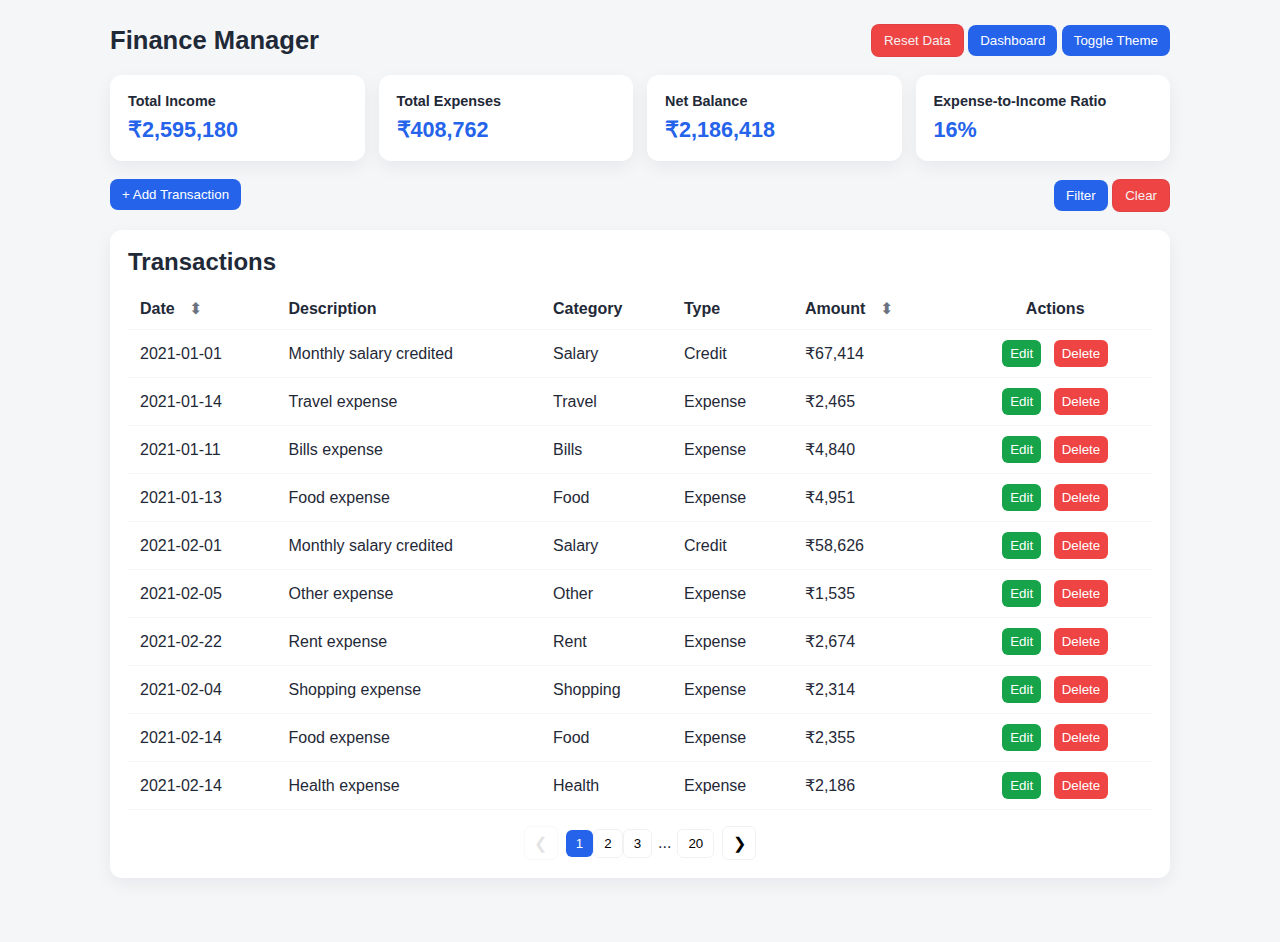
<file: index.html>
<!DOCTYPE html>
<html lang="en">

<head>
    <meta charset="UTF-8" />
    <meta name="viewport" content="width=device-width, initial-scale=1.0" />
    <title>Finance Manager</title>
    <link rel="stylesheet" href="styles.css" />
</head>

<body>
    <div class="container">
        <header>
            <div class="left">
                <h1>Finance Manager</h1>
                
            </div>
            <div class="right">
                <button id="reset-data" class="btn reset">Reset Data</button>
                <button id="view-dashboard" class="btn primary">Dashboard</button>
                <button id="theme-toggle" class="btn primary">Toggle Theme</button>
            </div>
        </header>

        <!-- Summary -->
        <section class="summary">
            <div class="card">
                <p class="label">Total Income</p>
                <h2 id="total-income">₹0</h2>
            </div>
            <div class="card">
                <p class="label">Total Expenses</p>
                <h2 id="total-expense">₹0</h2>
            </div>
            <div class="card">
                <p class="label">Net Balance</p>
                <h2 id="income-left">₹0</h2>
            </div>
            <div class="card">
                <p class="label">Expense-to-Income Ratio</p>
                <h2 id="expense-ratio">0%</h2>
            </div>
        </section>

        <!-- Controls -->
        <section class="controls">
            <div class="transaction-control">
                <button id="add-transaction" class="btn primary">+ Add Transaction</button>
            </div>

            <div class="right ">
                <button id="open-filter" class="btn primary edit">Filter</button>
                <button type="button" id="clear-filter" class="btn reset delete">Clear</button>
            </div>

        </section>

        <!-- Transactions Table -->
        <section class="table-section">
            <h2>Transactions</h2>
            <div class="table-wrap">
                <table>
                    <thead>
                        <tr>
                            <th>Date <button id="sort-date" class="sort-btn">⬍</button></th>
                            <th>Description</th>
                            <th>Category</th>
                            <th>Type</th>
                            <th>Amount <button id="sort-amount" class="sort-btn">⬍</button></th>
                            <th class="center">Actions</th>
                        </tr>
                    </thead>
                    <tbody id="transaction-body"></tbody>
                </table>

            </div>

            <!-- Pagination Controls -->
            <div id="pagination" class="pagination">
                <button id="prev-page" class="btn page-arrow" title="Previous Page">❮</button>
                <span id="page-numbers"></span>
                <button id="next-page" class="btn page-arrow" title="Next Page">❯</button>
            </div>

            <p id="no-data">No transactions yet. Add one!</p>
        </section>
    </div>

    <!-- Modal -->
    <div id="modal" class="modal" aria-hidden="true">
        <div class="modal-content" role="dialog" aria-modal="true">
            <h3 id="modal-title">Add Transaction</h3>
            <form id="transaction-form">
                <label for="t-date">Date</label>
                <input id="t-date" type="date" required />
            
                <label for="t-type">Type</label>
                <select id="t-type">
                    <option value="expense">Expense</option>
                    <option value="income">Credit</option>
                </select>
            
                <label for="t-category-select">Category</label>
                <select id="t-category-select">
                    <option value="Salary">Salary</option>
                    <option value="Food">Food</option>
                    <option value="Shopping">Shopping</option>
                    <option value="Bills">Bills</option>
                    <option value="Entertainment">Entertainment</option>
                    <option value="Travel">Travel</option>
                    <option value="Other">Other</option>
                </select>
            
                <input id="t-category-other" type="text" placeholder="Enter custom category"
                    style="display:none; margin-top:8px;" />
            
                <label for="t-desc">Description</label>
                <input id="t-desc" type="text" placeholder="Optional description" />
            
                <label for="t-amount">Amount</label>
                <input id="t-amount" type="number" min="0" step="0.01" required placeholder="type"/>
            
                <div class="modal-actions">
                    <button type="button" id="cancel-modal" class="btn reset">Cancel</button>
                    <button type="submit" class="btn primary">Save</button>
                </div>
            </form>
        </div>
    </div>

    <!-- Filter Modal -->
    <div id="filter-modal" class="modal" aria-hidden="true">
        <div class="modal-content" role="dialog" aria-modal="true">
            <h3>Filter Transactions</h3>
            <form id="filter-form">
                <label for="filter-start">From Date</label>
                <input id="filter-start" type="date">
    
                <label for="filter-end">To Date</label>
                <input id="filter-end" type="date">
    
                <label for="filter-category">Category</label>
                <select id="filter-category">
                    <option value="">All Categories</option>
                    <option value="Salary">Salary</option>
                    <option value="Food">Food</option>
                    <option value="Shopping">Shopping</option>
                    <option value="Bills">Bills</option>
                    <option value="Entertainment">Entertainment</option>
                    <option value="Travel">Travel</option>
                    <option value="Other">Other</option>
                </select>
    
                <div class="modal-actions">
                    <button type="button" id="cancel-filter" class="btn reset">Cancel</button>
                    <button type="submit" class="btn primary">Apply</button>
                </div>
            </form>
        </div>
    </div>



    <script src="app.js"></script>
</body>

</html>
</file>
<file: styles.css>
:root {
  --bg: #f5f6f8;
  --card: #ffffff;
  --text: #1f2937;
  --muted: #6b7280;
  --primary: #2563eb;
  --accent: #0ea5e9;
  --shadow: 0 6px 18px rgba(16, 24, 40, 0.06);
}

body.dark {
  --bg: #0b1220;
  --card: #0f1724;
  --text: #e6eef8;
  --muted: #9aa6b2;
  --primary: #3b82f6;
  --accent: #60a5fa;
  --shadow: 0 6px 18px rgba(2, 6, 23, 0.6);
}

* {
  box-sizing: border-box
}

body {
  margin: 0;
  font-family: Inter, "Segoe UI", Roboto, Arial, sans-serif;
  background: var(--bg);
  color: var(--text);
  -webkit-font-smoothing: antialiased;
  -moz-osx-font-smoothing: grayscale;
  transition: background 0.25s, color 0.25s;
}

.container {
  max-width: 1100px;
  margin: 24px auto;
  padding: 0 20px 40px;
}

/* header */
header {
  display: flex;
  justify-content: space-between;
  align-items: center;
  margin-bottom: 18px;
}

header .left {
  display: flex;
  align-items: center;
  gap: 12px
}

h1 {
  font-size: 1.6rem;
  margin: 0
}

.btn {
  padding: 8px 12px;
  border-radius: 8px;
  border: 1px solid rgba(16, 24, 40, 0.06);
  background: transparent;
  cursor: pointer;
  transition: transform .12s ease, box-shadow .12s ease, opacity .12s;
}

.btn:hover {
  transform: translateY(-2px);
  opacity: .95
}

.btn.primary {
  background: var(--primary);
  color: white;
  border: none;
}

.btn.reset {
  background: #ef4444;
  color: rgb(243, 241, 241);
}

/* summary cards */
.summary {
  display: grid;
  grid-template-columns: repeat(auto-fit, minmax(220px, 1fr));
  gap: 14px;
  margin-bottom: 18px;
}

.card {
  background: var(--card);
  border-radius: 12px;
  padding: 18px;
  box-shadow: var(--shadow);
}

.card .label {
  font-size: .9rem;
  color: var(--text);
  /* was var(--muted) */
  margin: 0;
  font-weight: 600;
  /* optional: makes it slightly bolder like a heading */
}

.card h2 {
  margin: 8px 0 0 0;
  font-size: 1.35rem;
  color: var(--primary)
}

/* controls */
.controls {
  display: flex;
  justify-content: space-between;
  gap: 12px;
  margin-bottom: 18px;
  flex-wrap: wrap;
}

.filter {
  display: flex;
  gap: 8px;
  align-items: center;
}

.filter input,
.filter button {
  padding: 8px 10px;
  border-radius: 8px;
  border: 1px solid #e6e9ee;
  background: transparent;
}

/* table */
.table-section {
  background: var(--card);
  border-radius: 12px;
  padding: 18px;
  box-shadow: var(--shadow);
}

.table-section h2 {
  margin: 0 0 12px 0
}

.table-wrap {
  overflow: auto
}

table {
  width: 100%;
  border-collapse: collapse
}

th,
td {
  padding: 10px 12px;
  text-align: left;
  border-bottom: 1px solid rgba(16, 24, 40, 0.04)
}

th.right,
td.right {
  text-align: right
}

th.center,
td.center {
  text-align: center
}

tr:hover td {
  background: rgba(0, 0, 0, 0.02)
}

.actions button {
  margin: 0 4px;
  padding: 6px 8px;
  border-radius: 6px;
  border: none;
  cursor: pointer
}

.actions .edit {
  background: #16a34a;
  color: white
}

.actions .delete {
  background: #ef4444;
  color: white
}

#no-data {
  padding: 16px;
  text-align: center;
  color: var(--muted)
}

/* modal */
.modal {
  display: none;
  position: fixed;
  inset: 0;
  background: rgba(2, 6, 23, 0.45);
  align-items: center;
  justify-content: center;
  padding: 20px
}

.modal.show {
  display: flex
}

.modal-content {
  width: 100%;
  max-width: 420px;
  background: var(--card);
  border-radius: 12px;
  padding: 18px;
  box-shadow: var(--shadow)
}

.modal-content h3 {
  margin: 0 0 10px 0
}

.modal-content label {
  display: block;
  margin-top: 8px;
  margin-bottom: 6px;
  color: #000000
}

.modal-content input[type="text"],
.modal-content input[type="date"],
.modal-content input[type="number"],
.modal-content select {
  width: 100%;
  padding: 9px;
  border-radius: 8px;
  border: 1px solid #000000;
  background: transparent;
}

.modal-actions {
  display: flex;
  justify-content: flex-end;
  gap: 8px;
  margin-top: 12px
}

/* filter active highlight */
input.active-filter {
  outline: 2px solid rgba(14, 165, 233, 0.18);
  box-shadow: 0 0 0 4px rgba(14, 165, 233, 0.06)
}


.sort-btn {
  background: none;
  border: none;
  cursor: pointer;
  font-size: 1rem;
  color: var(--muted);
  margin-left: 4px;
  transition: color 0.2s ease;
}

.sort-btn:hover {
  color: var(--accent);
}

.filter-control {
  display: flex;
  align-items: center;
}

.pagination {
  display: flex;
  justify-content: center;
  align-items: center;
  gap: 8px;
  margin-top: 16px;
}

.pagination button {
  padding: 6px 10px;
  border-radius: 6px;
  cursor: pointer;
}

.pagination .active-page {
  background: var(--primary);
  color: white;
  border: none;
}

/* ===== Dashboard Tooltip Enhancements ===== */
.chartjs-tooltip {
  opacity: 1 !important;
  background: rgba(31, 41, 55, 0.9);
  color: #f9fafb;
  border-radius: 8px;
  padding: 8px 12px;
  pointer-events: none;
  transition: all 0.1s ease;
  box-shadow: 0 4px 10px rgba(0, 0, 0, 0.25);
  font-size: 0.9rem;
}

canvas {
  cursor: crosshair;
}

/* === Dark Mode Form and Pagination Fix === */
body.dark input,
body.dark select,
body.dark textarea {
  color: #ffffff;
  background-color: #0f1724;
  /* same as card background */
  border: 1px solid rgba(255, 255, 255, 0.2);
}

body.dark input::placeholder,
body.dark textarea::placeholder {
  color: rgba(255, 255, 255, 0.5);
}

body.dark label {
  color: #e6eef8;
  /* make labels white */
}

body.dark .btn {
  color: #ffffff;
  /* all buttons text white */
  border-color: rgba(255, 255, 255, 0.2);
}

body.dark .btn.primary,
body.dark .btn.reset,
body.dark .btn.accent {
  color: #ffffff;
}

/* Pagination buttons in dark mode */
body.dark .pagination button {
  color: #ffffff;
  border: 1px solid #0f1724;
}

body.dark .pagination .active-page {
  background: var(--primary);
  color: #ffffff;
}

/* === Label & Input Styling === */

/* Light mode - black text, black borders */
label {
  color: #000000;
}

input[type="text"],
input[type="date"],
input[type="number"],
select,
textarea {
  border: 1px solid black;
  color: #000000;
  background-color: #ffffff;
}

/* Dark mode - white text, white borders */
body.dark label {
  color: #ffffff;
}

body.dark input[type="text"],
body.dark input[type="date"],
body.dark input[type="number"],
body.dark select,
body.dark textarea {
  border: 1px solid #ffffff;
  color: #ffffff;
  background-color: #0f1724;
  /* same as dark card background */
}

/* Optional: make placeholder text readable in dark mode */
body.dark input::placeholder,
body.dark textarea::placeholder {
  color: rgba(255, 255, 255, 0.6);
}

/* Keep dropdown arrows visible in dark mode */
body.dark select {
  background-color: #0f1724;
  color: #ffffff;
}

/* Slightly rounded corners for a consistent look */
input,
select,
textarea {
  border-radius: 8px;
  padding: 9px;
}

/* === Modernized Pagination Arrows === */
.page-arrow {
  width: 34px;
  height: 34px;
  border-radius: 50%;
  display: flex;
  justify-content: center;
  align-items: center;
  font-size: 1rem;
  background: transparent;
  transition: all 0.2s ease;
}

.page-arrow:hover:not(:disabled) {
  background: var(--primary);
  color: #fff;
}

.page-arrow:disabled {
  opacity: 0.4;
  cursor: not-allowed;
}
</file>
